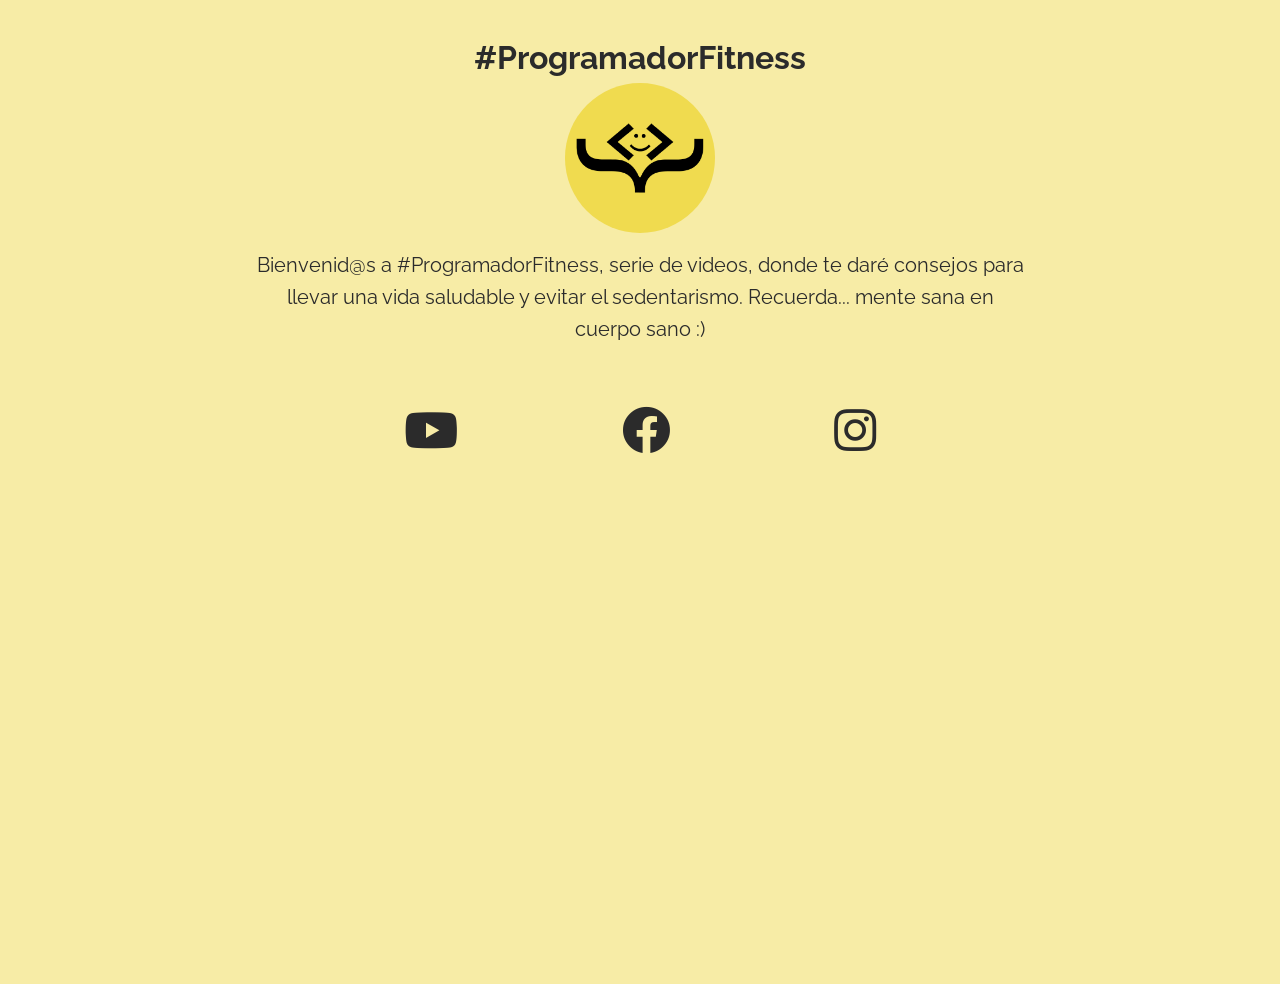
<file: CORTE 1/convertir-sitio-a-pwa/index.html>
<!doctype html>
<html lang="es">
  <head>
    <meta charset="UTF-8" />
    <meta name="viewport" content="width=device-width, initial-scale=1.0" />
    <meta http-equiv="X-UA-Compatible" content="ie=edge" />
    <title>#ProgramadorFitness</title>
    <meta
      name="description"
      content="Bienvenid@s a #ProgramadorFitness, serie de videos, donde te daré consejos para llevar una vida saludable y evitar el sedentarismo. Recuerda... mente sana en cuerpo sano :)"
    />

    <meta name="theme-color" content="#F0DB4F" />
    <meta name="MobileOptimized" content="width" />
    <meta name="HandheldFriendly" content="true" />
    <meta name="apple-mobile-web-app-capable" content="yes" />
    <meta
      name="apple-mobile-web-app-status-bar-style"
      content="black-translucent"
    />
    <link
      rel="shortcut icon"
      type="image/png"
      href="./img/ProgramadorFitness.png"
    />
    <link rel="apple-touch-icon" href="./ProgramadorFitness.png" />
    <link rel="apple-touch-startup-image" href="./ProgramadorFitness.png" />
    <link rel="manifest" href="./manifest.json" />

    <link
      href="https://fonts.googleapis.com/css?family=Raleway:400,700"
      rel="stylesheet"
    />
    <link
      href="https://use.fontawesome.com/releases/v5.0.7/css/all.css"
      rel="stylesheet"
    />
    <link rel="stylesheet" href="./style.css" />
  </head>

  <body>
    <header class="Header">
      <h1>#ProgramadorFitness</h1>
      <img src="./img/ProgramadorFitness.png" alt="#ProgramadorFitness" />
      <p>
        Bienvenid@s a #ProgramadorFitness, serie de videos, donde te daré
        consejos para llevar una vida saludable y evitar el sedentarismo.
        Recuerda... mente sana en cuerpo sano :)
      </p>
      <nav>
        <a
          href="https://www.youtube.com/playlist?list=PLvq-jIkSeTUbJFWQx8gcy1MK0lTLrdLR9"
          target="_blank"
          title="YouTube"
        >
          <i class="fab fa-youtube"></i>
        </a>
        <a
          href="https://facebook.com/programadorfitness"
          target="_blank"
          title="Facebook"
        >
          <i class="fab fa-facebook"></i>
        </a>
        <a
          href="https://www.instagram.com/explore/tags/ProgramadorFitness/"
          target="_blank"
          title="Instagram"
        >
          <i class="fab fa-instagram"></i>
        </a>
      </nav>
    </header>
    <main class="Main">
      <iframe
        width="560"
        height="315"
        src="https://www.youtube.com/embed/9oQIylJ-JpU"
        frameborder="0"
        allow="
          accelerometer;
          autoplay;
          encrypted-media;
          gyroscope;
          picture-in-picture;
        "
        allowfullscreen
      ></iframe>
    </main>
    <script src="./script.js"></script>
  </body>
</html>
</file>
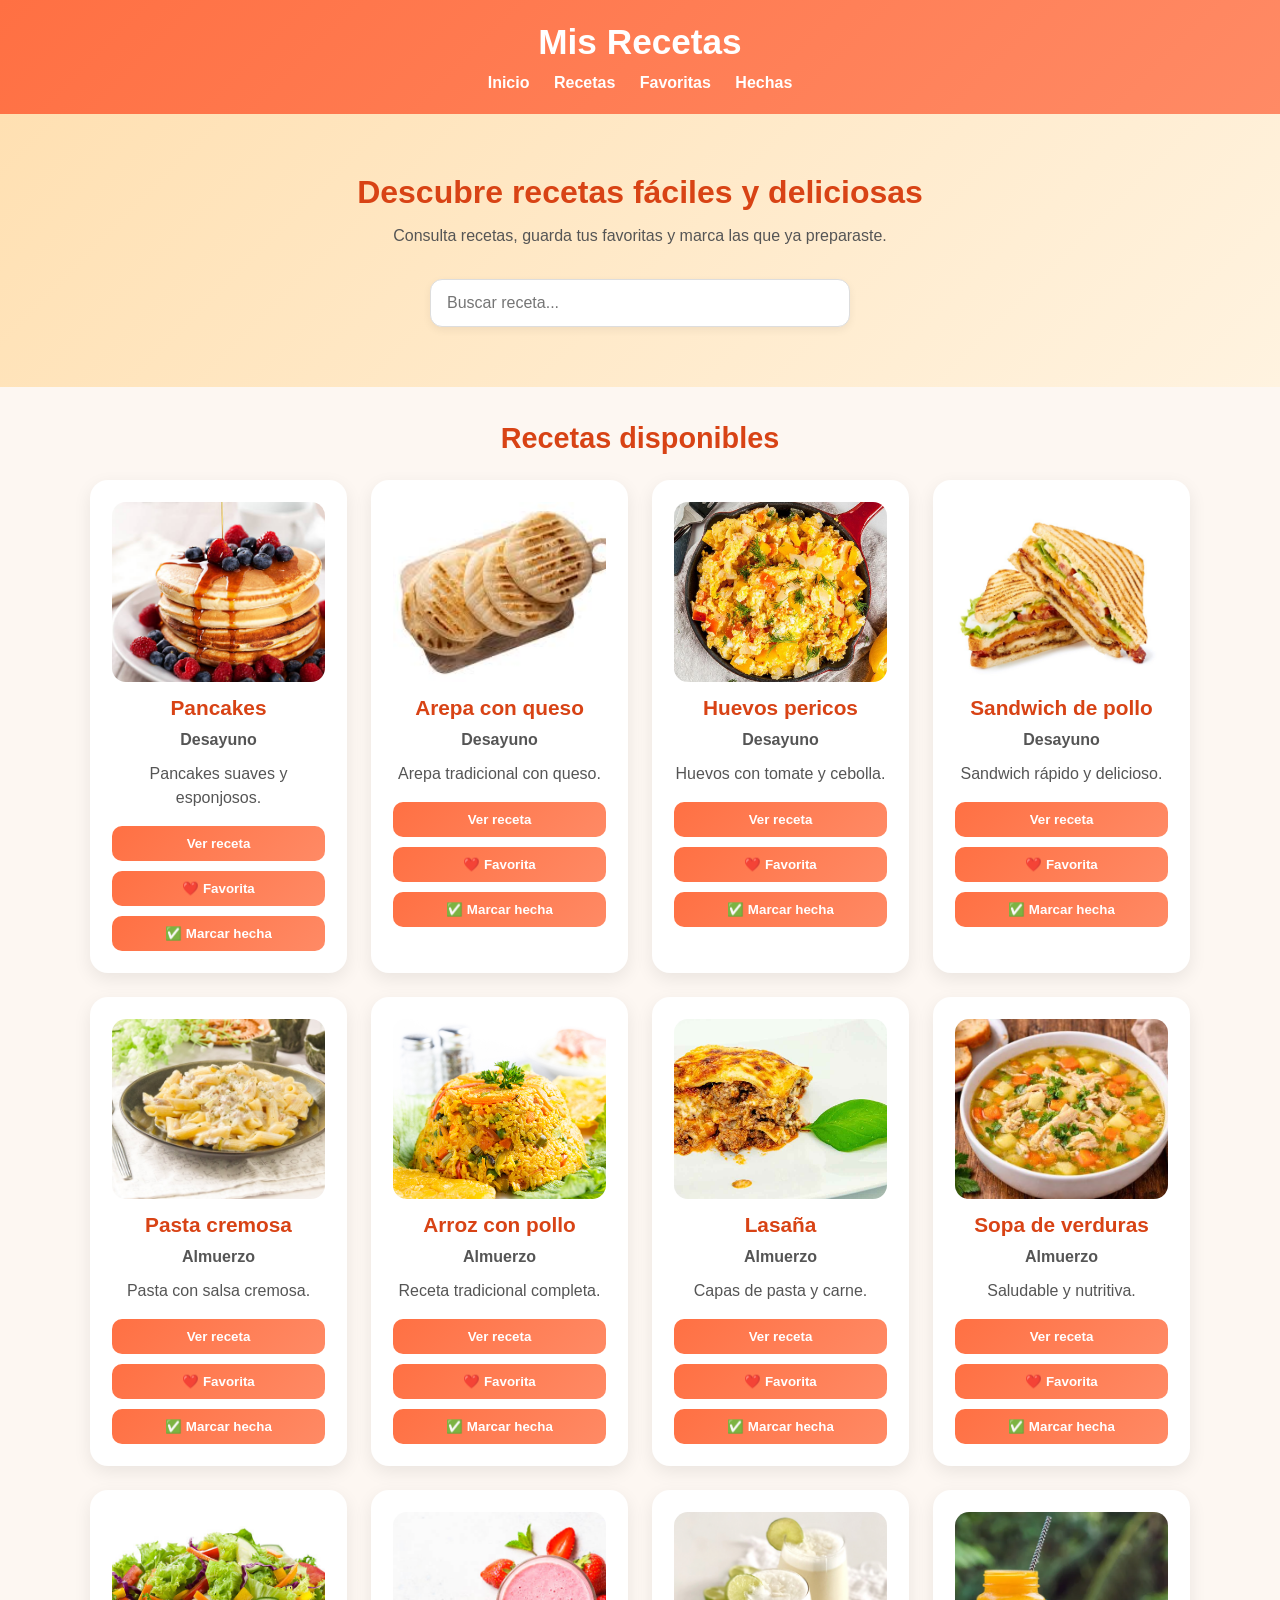
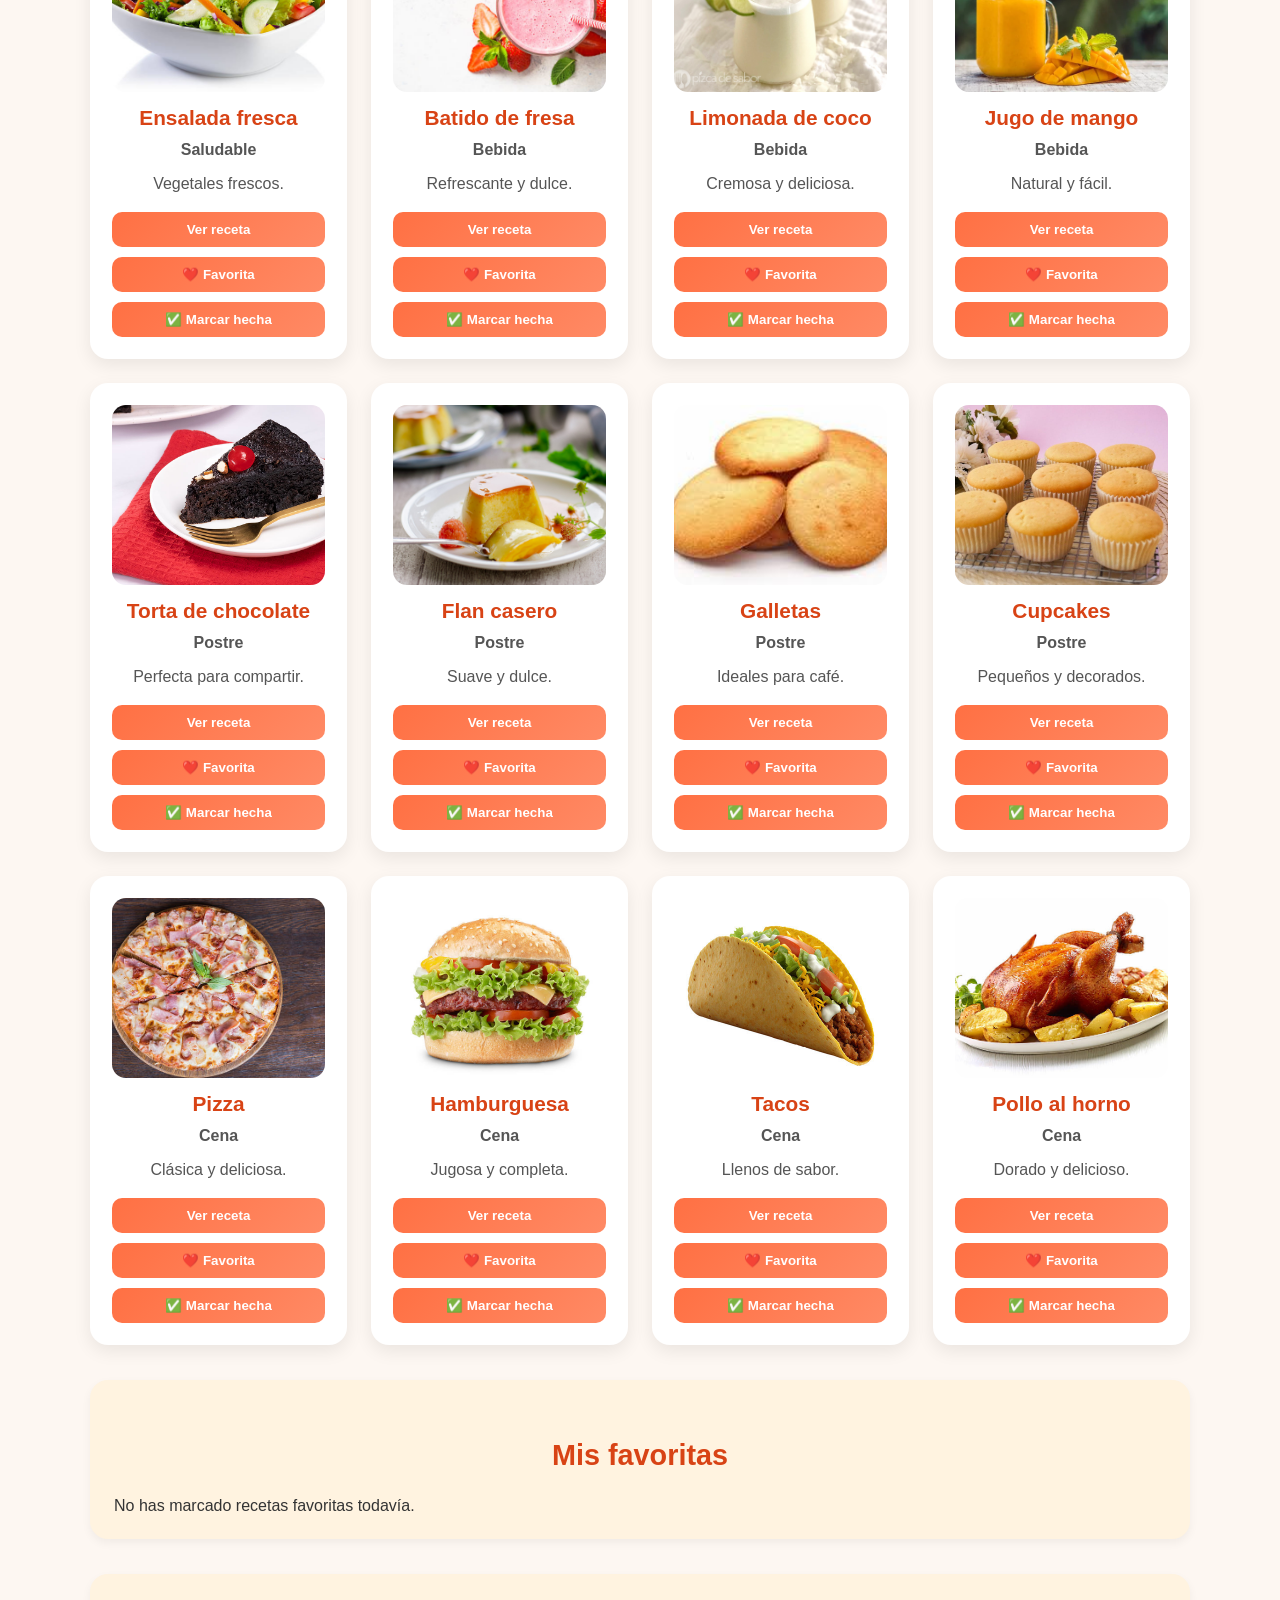
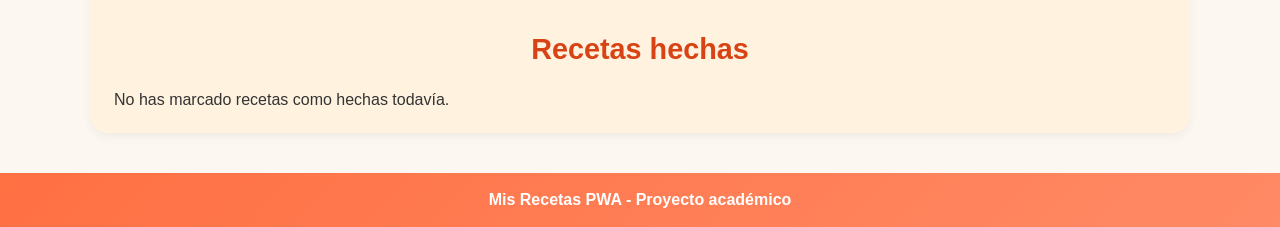
<file: CORTE 2/mis-recetas-pwa/index.html>
<!doctype html>
<html lang="es">
  <head>
    <meta charset="UTF-8" />
    <meta name="viewport" content="width=device-width, initial-scale=1.0" />
    <title>Mis Recetas</title>
    <link rel="stylesheet" href="styles.css" />
    <link rel="manifest" href="manifest.webmanifest" />
  </head>
  <body>
    <header class="header">
      <div class="container">
        <h1>Mis Recetas</h1>
        <nav class="nav">
          <a href="#">Inicio</a>
          <a href="#recetas">Recetas</a>
          <a href="#favoritas">Favoritas</a>
          <a href="#hechas">Hechas</a>
        </nav>
      </div>
    </header>

    <section class="hero">
      <div class="container">
        <h2>Descubre recetas fáciles y deliciosas</h2>
        <p>
          Consulta recetas, guarda tus favoritas y marca las que ya preparaste.
        </p>
        <input type="text" id="buscador" placeholder="Buscar receta..." />
      </div>
    </section>

    <main class="container">
      <section id="recetas">
        <h2 class="section-title">Recetas disponibles</h2>
        <div class="cards" id="contenedor-recetas"></div>
      </section>

      <section id="favoritas" class="extra-section">
        <h2 class="section-title">Mis favoritas</h2>
        <div class="cards" id="contenedor-favoritas"></div>
      </section>

      <section id="hechas" class="extra-section">
        <h2 class="section-title">Recetas hechas</h2>
        <div class="cards" id="contenedor-hechas"></div>
      </section>
    </main>

    <footer class="footer">
      <p>Mis Recetas PWA - Proyecto académico</p>
    </footer>

    <script src="app.js"></script>
  </body>
</html>
</file>
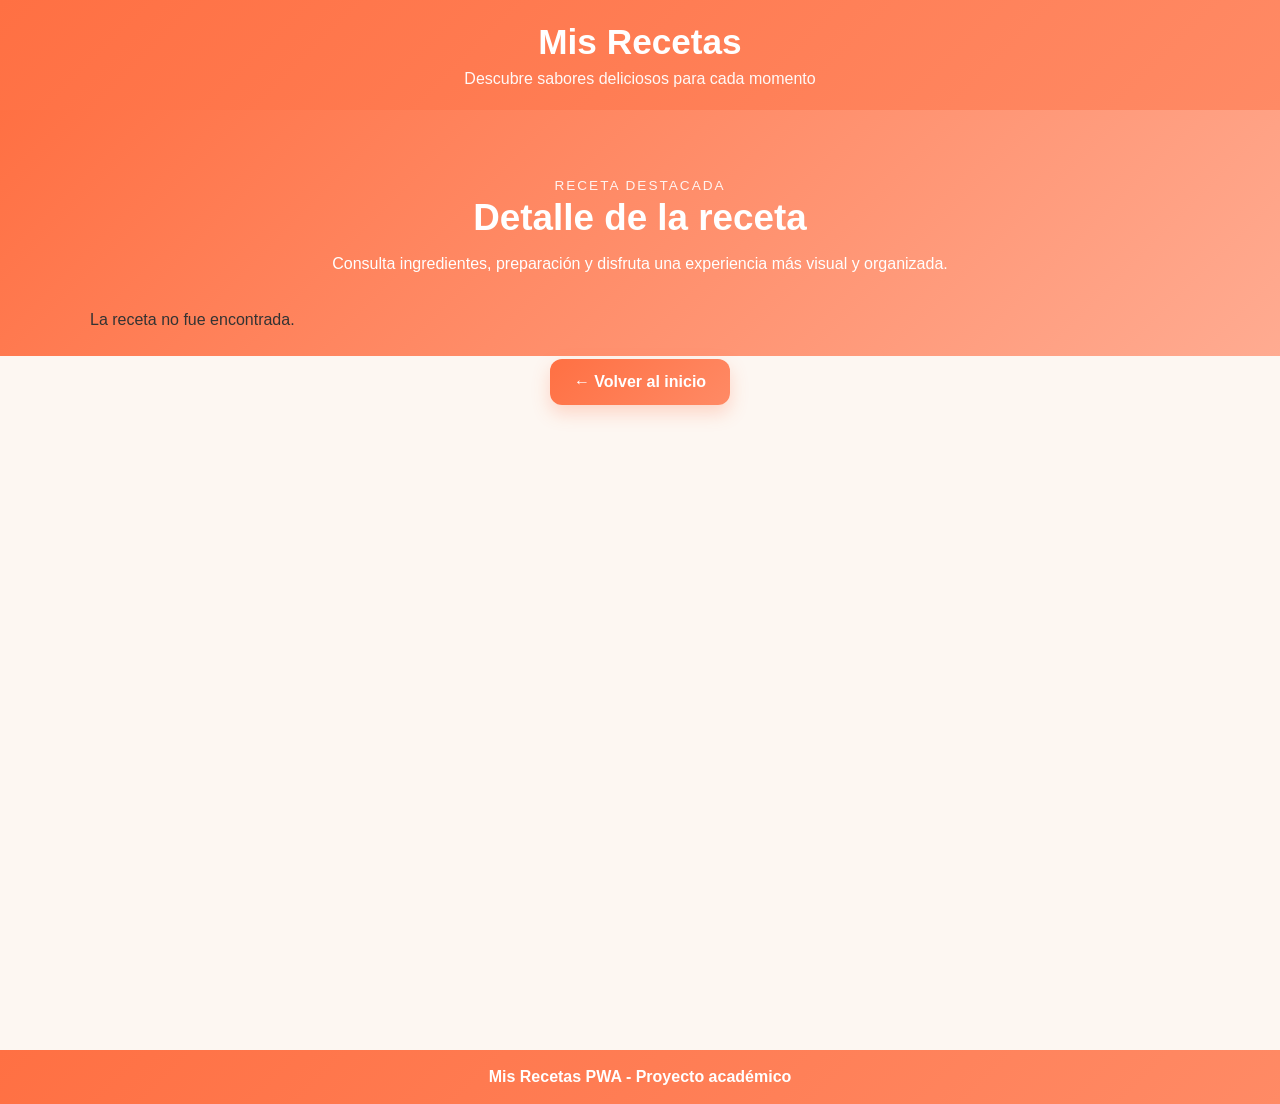
<file: CORTE 2/mis-recetas-pwa/receta.html>
<!DOCTYPE html>
<html lang="es">
<head>
  <meta charset="UTF-8">
  <meta name="viewport" content="width=device-width, initial-scale=1.0">
  <title>Detalle de receta | Mis Recetas</title>

  <link rel="stylesheet" href="styles.css">
  <link rel="manifest" href="manifest.webmanifest">
  <meta name="theme-color" content="#ff7043">
</head>
<body>

  <header class="header">
    <div class="container">
      <h1>Mis Recetas</h1>
      <p class="sub-header">Descubre sabores deliciosos para cada momento</p>
    </div>
  </header>

  <main class="detalle-page">
    <section class="detalle-hero">
      <div class="container">
        <p class="detalle-mini">Receta destacada</p>
        <h2>Detalle de la receta</h2>
        <p>Consulta ingredientes, preparación y disfruta una experiencia más visual y organizada.</p>
      </div>
    </section>

    <section class="detalle-contenido">
      <div class="container">
        <div id="detalle-receta"></div>

        <div class="volver-box">
          <a href="index.html" class="btn-volver">← Volver al inicio</a>
        </div>
      </div>
    </section>
  </main>

  <footer class="footer">
    <p>Mis Recetas PWA - Proyecto académico</p>
  </footer>

  <script src="app.js"></script>

  <script>
    if ("serviceWorker" in navigator) {
      window.addEventListener("load", () => {
        navigator.serviceWorker.register("./sw.js")
          .then(() => console.log("Service Worker registrado"))
          .catch(error => console.log("Error al registrar el Service Worker:", error));
      });
    }
  </script>

</body>
</html>
</file>
<file: CORTE 1/convertir-sitio-a-pwa/style.css>
/* Custom Properties */
:root {
  --main-color: #F0DB4F;
  --main-modal-color: rgba(240, 219, 79, .5);
  --second-color: #2B2B2B;
  --second-modal-color: rgba(43, 43, 43, .5);
}

html {
  box-sizing: border-box;
  font-family: 'Raleway', sans-serif;
  font-size: 16px;
  line-height: 1.6;
  color: var(--second-color);
  background-color: var(--main-modal-color);
}

*,
*:after,
*:before {
  box-sizing: inherit;
  padding: 0;
  margin: 0;
}

body {
  margin: 2rem auto;
  overflow-x: hidden;
  max-width: 800px;
}

a {
  font-weight: bold;
  color: var(--second-color);
  transition: all .3s ease-out;
}

a:hover {
  color: var(--second-modal-color);
}

p {
  padding: 1rem;
  font-size: 1.25rem;
}

::selection {
  background-color: var(--second-color);
  color: var(--main-color);
}

.Header {
  display: flex;
  flex-direction: column;
  text-align: center;
}

.Header h1 { word-wrap: break-word; }

.Header img {
  margin: 0 auto;
  display: block;
  max-width: 150px;
  border-radius: 50%;
}

.Header nav {
  padding: 2rem 0;
  display: flex;
  justify-content: space-evenly;
  font-size: 3rem;
}

.Main {
  position: relative;
  margin: 0 auto;
  padding-bottom: 56.25%; /* 16:9 */
}

.Main iframe {
    position: absolute;
    top: 0;
    left: 0;
    width: 100%;
    height: 100%;
  }
</file>
<file: CORTE 2/mis-recetas-pwa/styles.css>
* {
  margin: 0;
  padding: 0;
  box-sizing: border-box;
  font-family: Arial, sans-serif;
}

body {
  background-color: #fdf7f2;
  color: #333;
}

.container {
  width: 90%;
  max-width: 1100px;
  margin: auto;
}

/* HEADER */
.header {
  background: linear-gradient(135deg, #ff7043, #ff8a65);
  color: white;
  padding: 22px 0;
  text-align: center;
  box-shadow: 0 4px 12px rgba(0, 0, 0, 0.12);
}

.header h1 {
  font-size: 2.2rem;
  margin-bottom: 8px;
}

.sub-header {
  font-size: 1rem;
  opacity: 0.95;
}

.nav {
  margin-top: 12px;
}

.nav a {
  color: white;
  margin: 0 10px;
  text-decoration: none;
  font-weight: bold;
  transition: opacity 0.2s ease;
}

.nav a:hover {
  opacity: 0.8;
}

/* HERO PRINCIPAL */
.hero {
  background: linear-gradient(135deg, #ffe0b2, #fff3e0);
  text-align: center;
  padding: 60px 20px;
}

.hero h2 {
  font-size: 2rem;
  color: #d84315;
  margin-bottom: 12px;
}

.hero p {
  max-width: 700px;
  margin: 0 auto 20px;
  color: #555;
  line-height: 1.6;
}

.hero input {
  margin-top: 10px;
  padding: 14px 16px;
  width: 100%;
  max-width: 420px;
  border-radius: 12px;
  border: 1px solid #ddd;
  outline: none;
  font-size: 1rem;
  box-shadow: 0 3px 8px rgba(0, 0, 0, 0.06);
}

/* TITULOS */
.section-title {
  text-align: center;
  margin: 35px 0 25px;
  color: #d84315;
  font-size: 1.8rem;
}

/* GRID DE TARJETAS */
.cards {
  display: grid;
  grid-template-columns: repeat(auto-fit, minmax(240px, 1fr));
  gap: 24px;
}

.card {
  background: white;
  padding: 22px;
  border-radius: 18px;
  text-align: center;
  box-shadow: 0 6px 18px rgba(0, 0, 0, 0.08);
  transition: transform 0.2s ease, box-shadow 0.2s ease;
  overflow: hidden;
}

.card:hover {
  transform: translateY(-4px);
  box-shadow: 0 10px 22px rgba(0, 0, 0, 0.12);
}

.card-image {
  margin-bottom: 14px;
}

.card-image img {
  width: 100%;
  height: 180px;
  object-fit: cover;
  border-radius: 14px;
  display: block;
  transition: transform 0.3s ease;
}

.card:hover .card-image img {
  transform: scale(1.05);
}

.card h3 {
  color: #d84315;
  margin-bottom: 8px;
  font-size: 1.3rem;
}

.categoria {
  color: #ff7043;
  font-weight: bold;
  margin-bottom: 10px;
}

.card p {
  color: #555;
  line-height: 1.5;
}

/* BOTONES */
.buttons {
  margin-top: 16px;
  display: flex;
  flex-direction: column;
  gap: 10px;
}

.buttons button {
  background: linear-gradient(135deg, #ff7043, #ff8a65);
  color: white;
  border: none;
  padding: 10px 12px;
  border-radius: 10px;
  cursor: pointer;
  font-weight: bold;
  transition: transform 0.2s ease, box-shadow 0.2s ease;
}

.buttons button:hover {
  transform: translateY(-2px);
  box-shadow: 0 8px 16px rgba(255, 112, 67, 0.25);
}

/* SECCIONES EXTRA */
.extra-section {
  background: #fff3e0;
  margin-top: 35px;
  padding: 24px;
  border-radius: 18px;
  box-shadow: 0 4px 10px rgba(0, 0, 0, 0.05);
}

/* FOOTER */
.footer {
  background: linear-gradient(135deg, #ff7043, #ff8a65);
  color: white;
  text-align: center;
  padding: 18px;
  margin-top: 40px;
  font-weight: bold;
}

/* =========================
   PAGINA DETALLE DE RECETA
========================= */

.detalle-page {
  min-height: 100vh;
}

.detalle-hero {
  background: linear-gradient(135deg, #ff7043, #ffab91);
  color: white;
  text-align: center;
  padding: 65px 20px 80px;
}

.detalle-mini {
  text-transform: uppercase;
  letter-spacing: 2px;
  font-size: 0.85rem;
  margin-bottom: 10px;
  opacity: 0.9;
}

.detalle-hero h2 {
  font-size: 2.3rem;
  margin-bottom: 12px;
}

.detalle-hero p {
  max-width: 700px;
  margin: 0 auto;
  line-height: 1.6;
}

.detalle-contenido {
  margin-top: -45px;
  padding-bottom: 45px;
}

.detalle-card.moderno {
  background: white;
  border-radius: 24px;
  padding: 35px;
  box-shadow: 0 14px 32px rgba(0, 0, 0, 0.12);
  max-width: 1000px;
  margin: 0 auto;
}

.detalle-imagen-principal {
  margin-bottom: 25px;
}

.detalle-img {
  width: 100%;
  max-height: 340px;
  object-fit: cover;
  border-radius: 18px;
  display: block;
}

.detalle-top {
  display: flex;
  gap: 28px;
  align-items: center;
  margin-bottom: 30px;
  flex-wrap: wrap;
}

.detalle-info-principal {
  flex: 1;
  min-width: 250px;
}

.badge-categoria {
  display: inline-block;
  background: #fff3e0;
  color: #e65100;
  padding: 8px 14px;
  border-radius: 999px;
  font-size: 0.9rem;
  font-weight: bold;
  margin-bottom: 15px;
}

.detalle-info-principal h2 {
  font-size: 2.3rem;
  color: #d84315;
  margin-bottom: 12px;
}

.detalle-descripcion {
  font-size: 1.05rem;
  color: #555;
  line-height: 1.7;
}

.detalle-grid {
  display: grid;
  grid-template-columns: repeat(2, 1fr);
  gap: 25px;
}

.bloque {
  background: #fffaf6;
  border: 1px solid #ffe0d1;
  border-radius: 18px;
  padding: 24px;
}

.detalle-seccion h3 {
  color: #ff7043;
  margin-bottom: 15px;
  font-size: 1.4rem;
}

.detalle-seccion ul,
.detalle-seccion ol {
  padding-left: 20px;
}

.detalle-seccion li {
  margin-bottom: 12px;
  color: #444;
  line-height: 1.6;
}

.volver-box {
  text-align: center;
  margin-top: 30px;
}

.btn-volver {
  display: inline-block;
  background: linear-gradient(135deg, #ff7043, #ff8a65);
  color: white;
  text-decoration: none;
  padding: 14px 24px;
  border-radius: 12px;
  font-weight: bold;
  box-shadow: 0 8px 18px rgba(255, 112, 67, 0.25);
  transition: transform 0.2s ease, box-shadow 0.2s ease;
}

.btn-volver:hover {
  transform: translateY(-2px);
  box-shadow: 0 10px 20px rgba(255, 112, 67, 0.35);
}

/* RESPONSIVE */
@media (max-width: 768px) {
  .header h1 {
    font-size: 1.8rem;
  }

  .hero h2 {
    font-size: 1.6rem;
  }

  .section-title {
    font-size: 1.5rem;
  }

  .detalle-hero h2 {
    font-size: 1.8rem;
  }

  .detalle-card.moderno {
    padding: 22px;
    border-radius: 18px;
  }

  .detalle-grid {
    grid-template-columns: 1fr;
  }

  .detalle-top {
    flex-direction: column;
    text-align: center;
  }

  .detalle-info-principal h2 {
    font-size: 1.8rem;
  }

  .nav a {
    display: inline-block;
    margin: 6px 8px;
  }

  .card-image img {
    height: 160px;
  }

  .detalle-img {
    max-height: 240px;
  }
}
</file>
